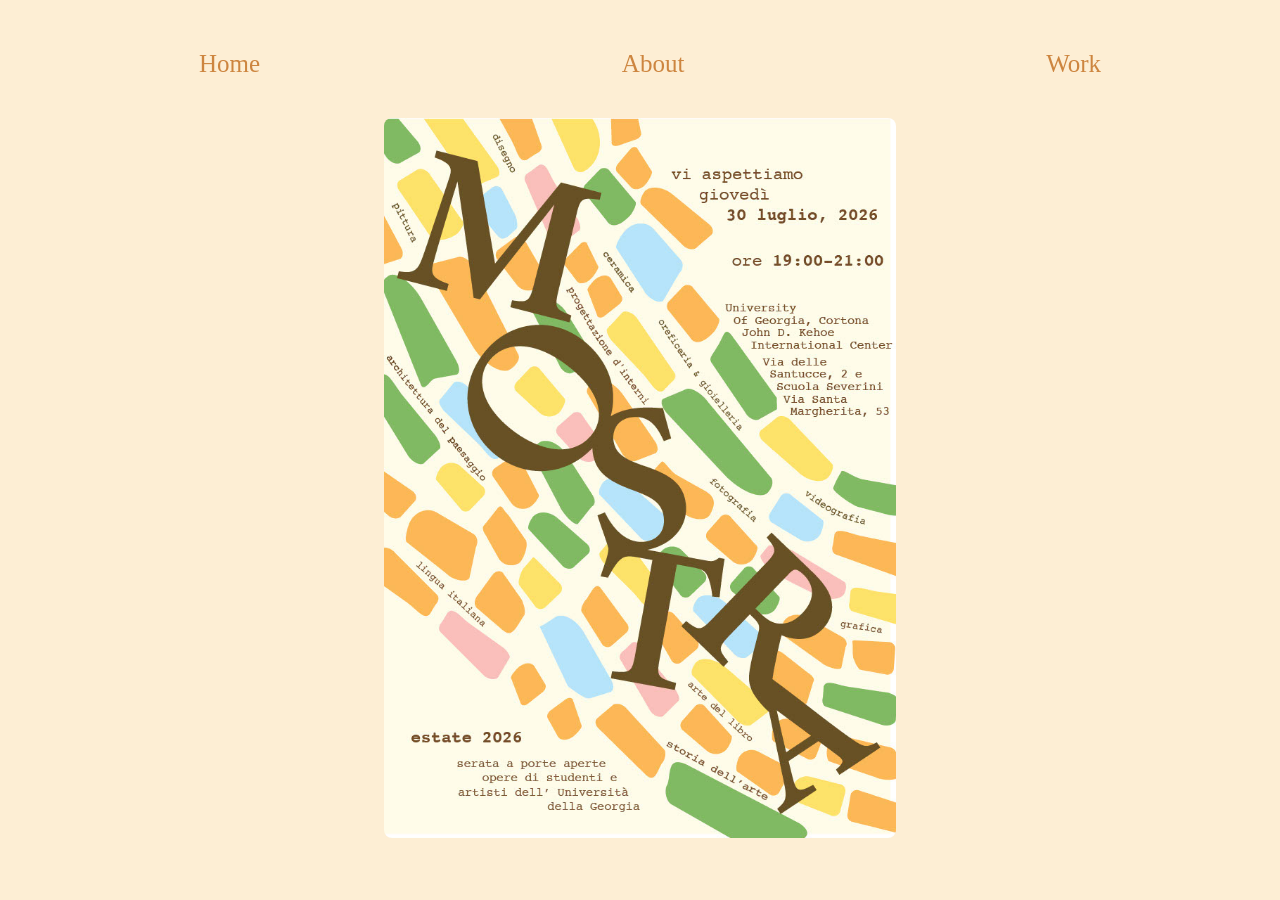
<file: project2.html>
<!DOCTYPE html>
<html lang="en">
<head>
    <meta charset="UTF-8">
    <meta name="viewport" content="width=device-width, initial-scale=1.0">
    <title>Document</title>
    <meta name="viewport" content="width=device-width,initial-scale=1">
    <link rel="stylesheet" href="style.css">
</head>
<body>
     <nav class="navigation">
            <a  href="index.html">Home</a>
            <a  href="about.html">About</a>
            <a  href="work.html">Work</a>
        </nav>


<div class="project2"> 
    <img class="project2" src="images/Mostra.jpg" alt="Mostra Poster">
</div>
            
</body>
</html>
</file>
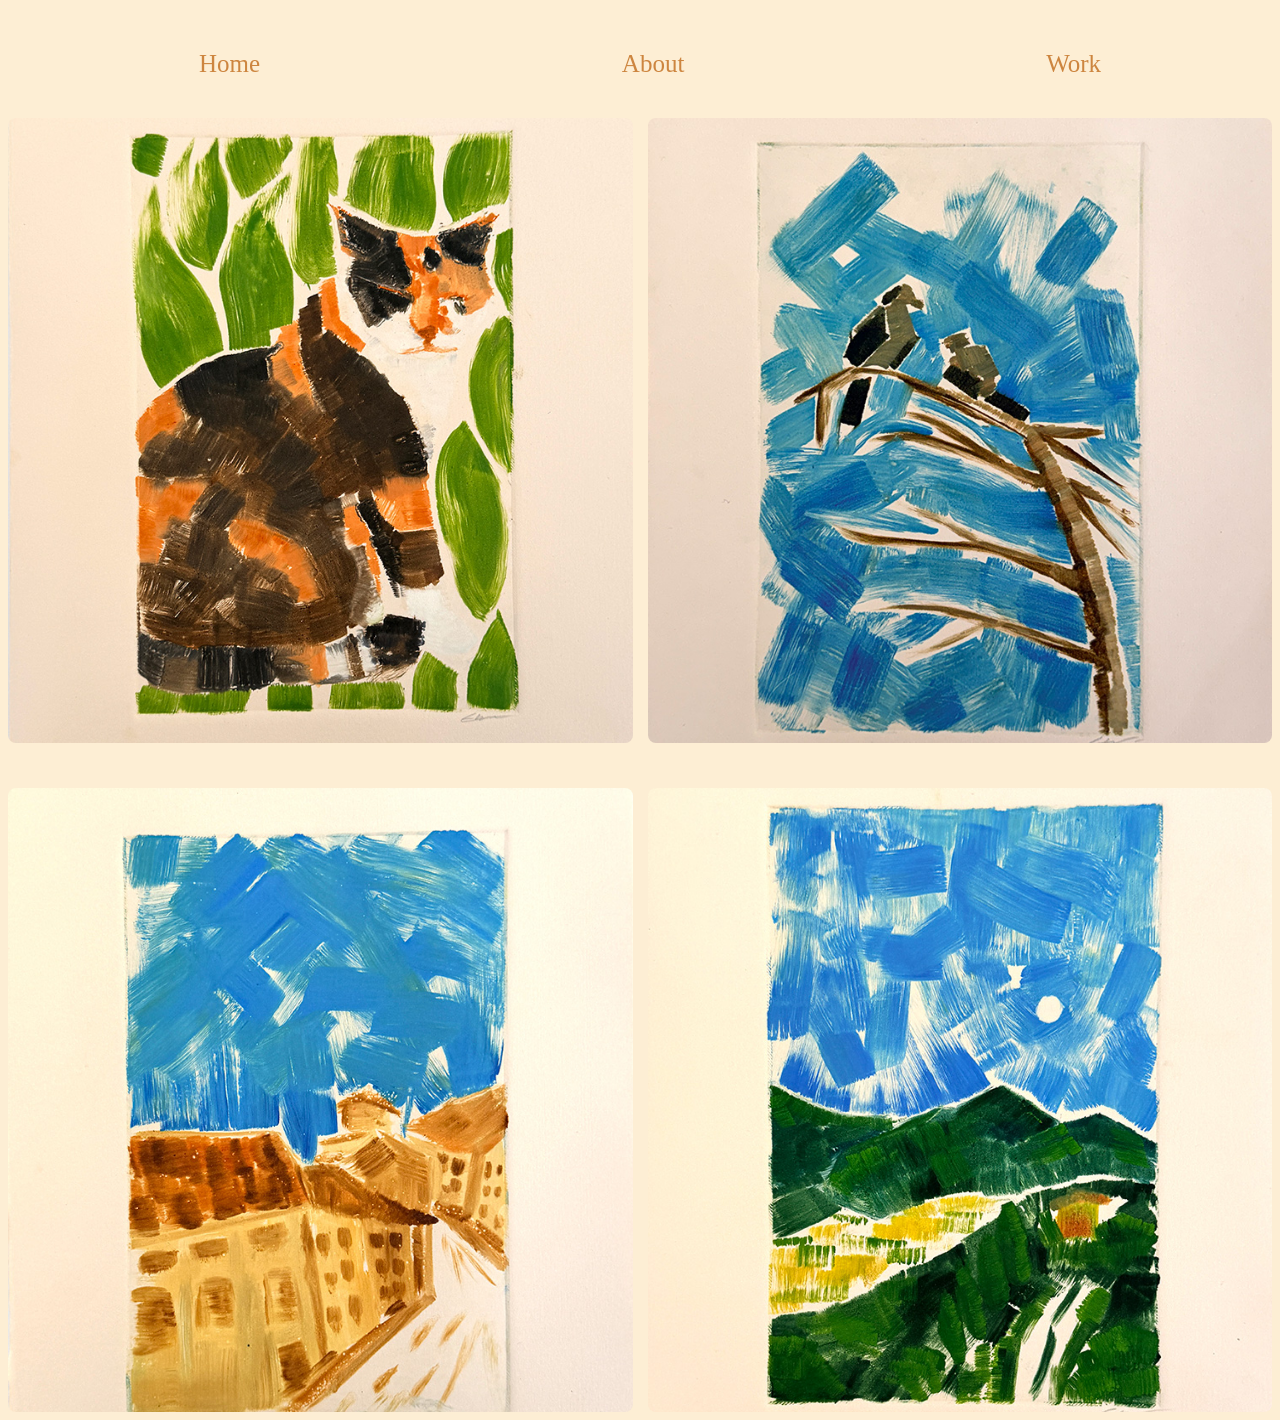
<file: project3.html>
<!DOCTYPE html>
<html lang="en">
<head>
    <meta charset="UTF-8">
    <meta name="viewport" content="width=, initial-scale=1.0">
    <title>Document</title>
    <meta name="viewport" content="width=device-width,initial-scale=1">
    <link rel="stylesheet" href="style.css">
</head>
<body>
     <nav class="navigation">
            <a  href="index.html">Home</a>
            <a  href="about.html">About</a>
            <a  href="work.html">Work</a>
        </nav>

    <div class="project3">
            <img  src="images/Weir_Emily_5_front.jpg" alt="Mono Print Calilo Cat with Green background">

            <img src="images/Weir_Emily_3_front.jpg" alt="Mono Print of two doves">

            <img  src="images/Weir_Emily_4_front.jpg" alt="Mono Print of Houses">

            <img  src="images/Weir_Emily_6_front.jpg" alt="Mono Print of mountains">
    </div>
    
</body>
</html>
</file>
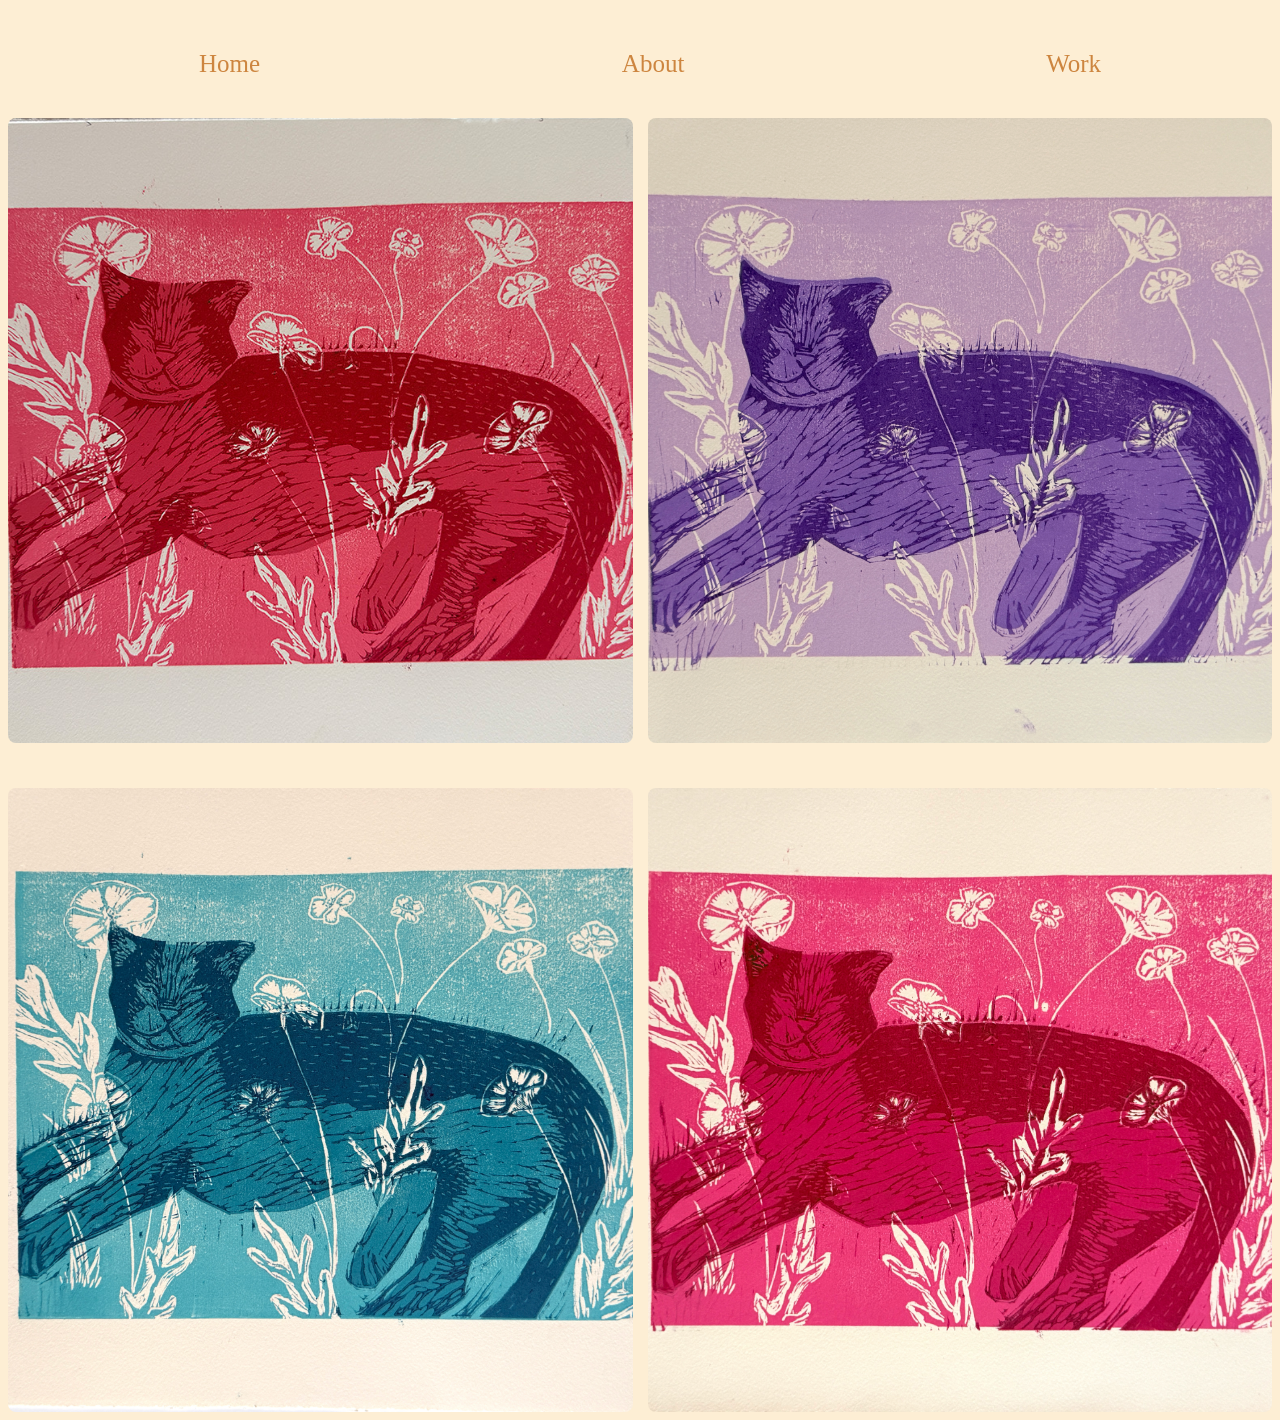
<file: project4.html>
<!DOCTYPE html>
<html lang="en">
<head>
    
    <meta charset="UTF-8">
    <meta name="viewport" content="width=device-width, initial-scale=1.0">
    <title>Document</title>
    <meta name="viewport" content="width=device-width,initial-scale=1">
    <link rel="stylesheet" href="style.css">
</head>
<body>
     <nav class="navigation">
            <a  href="index.html">Home</a>
            <a  href="about.html">About</a>
            <a  href="work.html">Work</a>
        </nav>
   
        <div class="project4">
            <img  src="images/Weir_Emily_1_front.jpg" alt="orange pink cat">
            <img src="images/Linocut_Cat2.jpg" alt="purple cat">
            <img src="images/Linocut_Cat3.jpg" alt="blue turqoise cat">
            <img src="images/Linocut_Cat4.jpg" alt="hot pink">
        </div>
            



    </main>

</body>
</html>
</file>
<file: style.css>
<style>

 :root { 
  --font-size-h1: clamp(1rem,5rem + 1.5vw, 10rem)
} 
 h1{
  font-size: var(--font-size-h1);
 }
 h2{
    font-size: var(--font-size-h1);
  } 
 html {
  font-size: clamp(1rem, 0.78rem + 1.5vw,2rem )
 }

 body {
  /* margin: 0;
  padding: 0; */
  background-color: #fdeed4;
}

 .welcome-screen{ 
  width: 100%;
  height: 100vh;
  display: flex;
  justify-content: center;
  align-items: center;
  text-align: center;
 }
 
 .navigation {
  display:flex;
  align-items: flex-start;
  justify-content: space-around;
  width: 100%;
  padding: 10px;
  font-size: 25px;
  color: peru;
  margin-top: 40px;
}

 h1{ color:#c86868;  font-size: 150px; 
font-family: "sister-frisky", sans-serif;
font-weight: 500;
font-style: normal;
}

.Portfolio {
color:#c86868;  font-size: 150px; 
font-family: "sister-frisky", sans-serif;
font-weight: 500;
font-style: normal
}

.portfoliomain { display:flex; align-items:center ;
}
.portfoliowork {
  color:#c86868;  font-size: 50px; 
font-family: "sister-frisky", sans-serif;
font-weight: 500;
font-style: normal;
}
a {
    color: inherit; /* Forces the link to match the surrounding text color */
    text-decoration: none; /* Optional: Removes the default underline */
}


.image-grid {
  display: grid;
  grid-template-columns: repeat(2, 1fr);
  grid-template-rows: repeat(2, 1fr);
  gap: 15px;
  max-width: 800px;
  margin: 0 auto;
}

.image-grid img {
  width: 100%;
  aspect-ratio: 1 / 1;
  object-fit: cover;
  border-radius: 8px;
}

.img:hover {color: grey;}
a:hover {color: rgb(244, 185, 109);}
#work:hover{ color: #c86868b9;}

div {
  display: flex;
}

.project1{
  display: flex;
  justify-content: center;
  align-items: center;
  width: 100%;
}
.project1 img{
  width: auto;             /* Scales the width proportionally */
  max-width: 100%;         /* Keeps it from leaking off the sides */
  /* Restricts height to 80% of the screen, leaving 20% for your nav bar */
  max-height: 80vh;        
  object-fit: contain;     /* Prevents any image stretching or warping */
  border-radius: 8px; 
  margin-top: 30px
}

.project2{
  display: flex;
  justify-content: center;
  align-items: center;
  width: 100%;
}
.project2 img{
  width: auto;             /* Scales the width proportionally */
  max-width: 100%;         /* Keeps it from leaking off the sides */
  /* Restricts height to 80% of the screen, leaving 20% for your nav bar */
  max-height: 80vh;        
  object-fit: contain;     /* Prevents any image stretching or warping */
  border-radius: 8px; 
  margin-top: 30px;
}
.project3 {
  display: flex;
  flex-wrap: wrap;       /* Allows images to drop to the next row */
  gap: 15px;
  max-width: 100%;
  margin: 0 auto;
}

.project3 img {
  /* calc(50% - 7.5px) ensures 2 items per row, subtracting half the gap */
  width: calc(50% - 7.5px); 
  aspect-ratio: 1 / 1;
  object-fit: cover;
  border-radius: 8px;
  margin-top: 30px
}

.project4{
  display: flex;
  flex-wrap: wrap;       /* Allows images to drop to the next row */
  gap: 15px;
  max-width: 100%;
  margin: 0 auto;
 }
 .project4 img{
   width: calc(50% - 7.5px); 
  aspect-ratio: 1 / 1;
  object-fit: cover;
  border-radius: 8px;
  margin-top: 30px
 }
</style>
</file>
